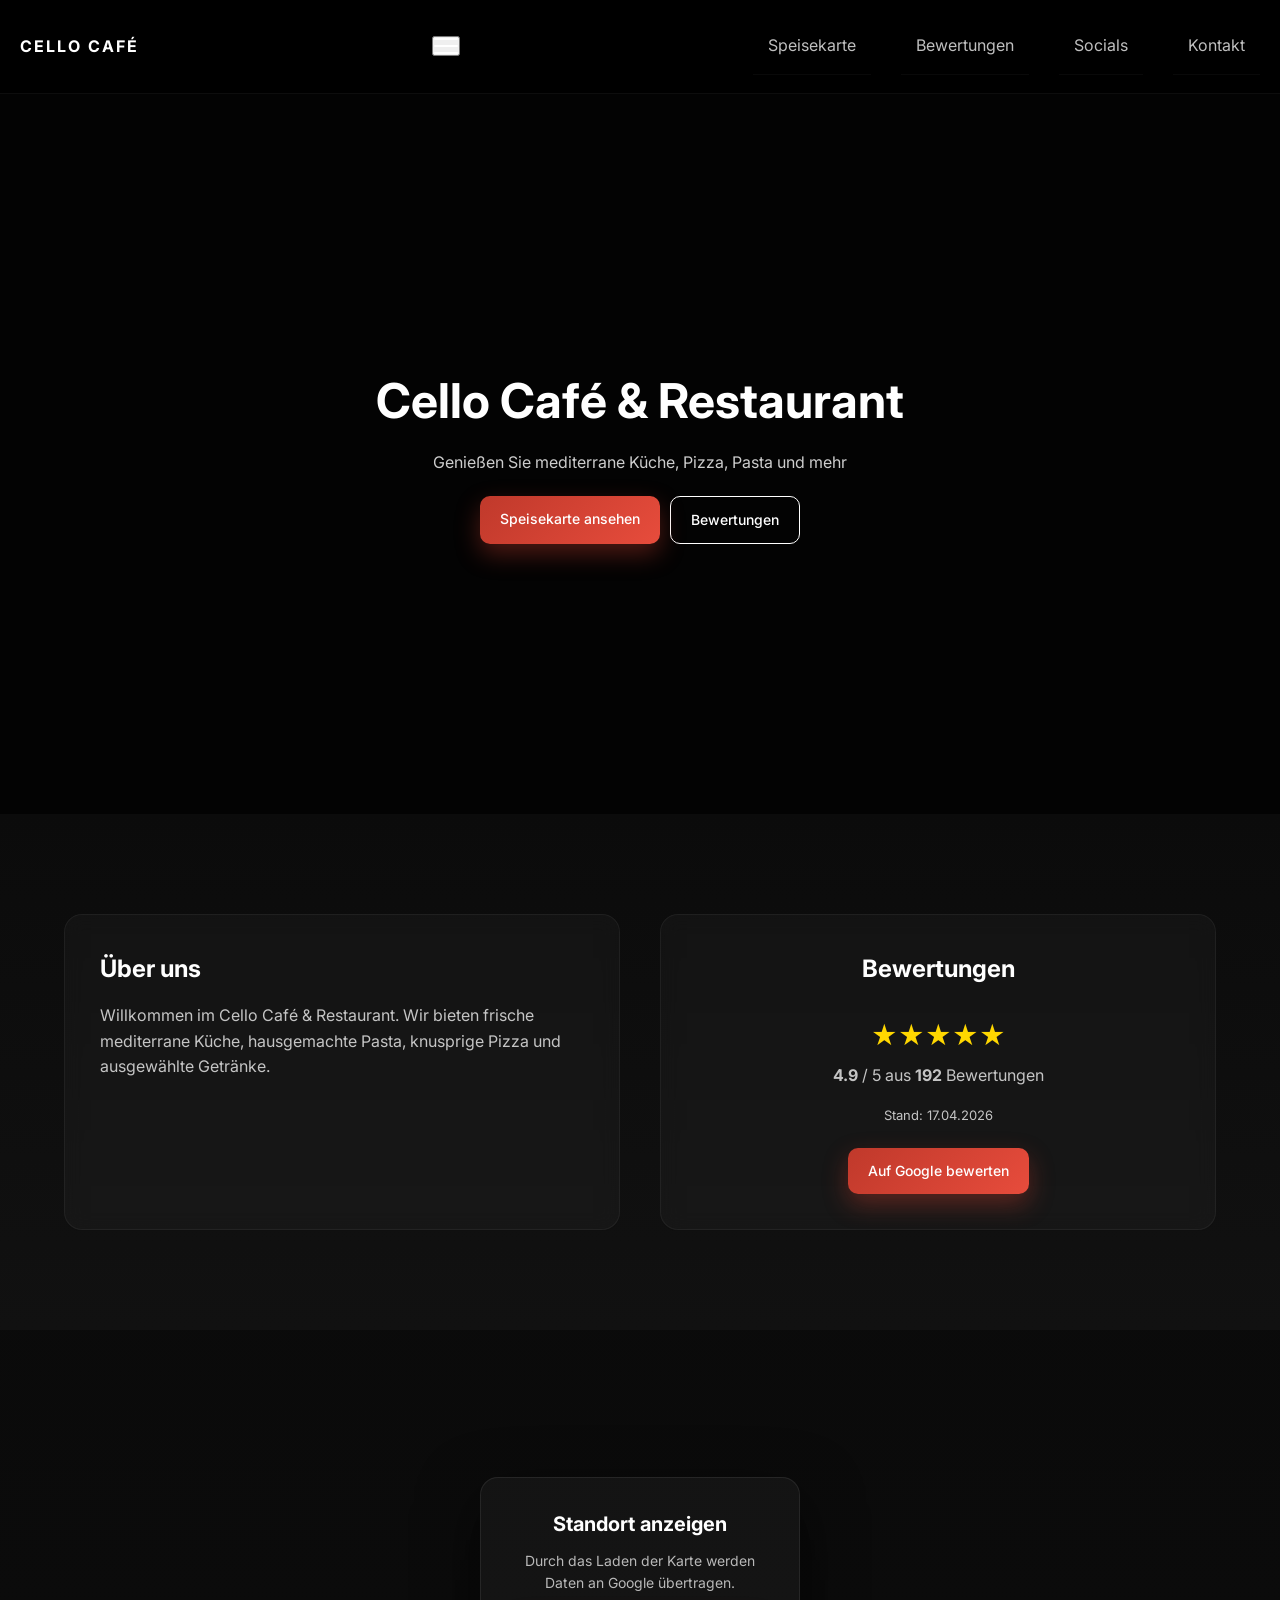
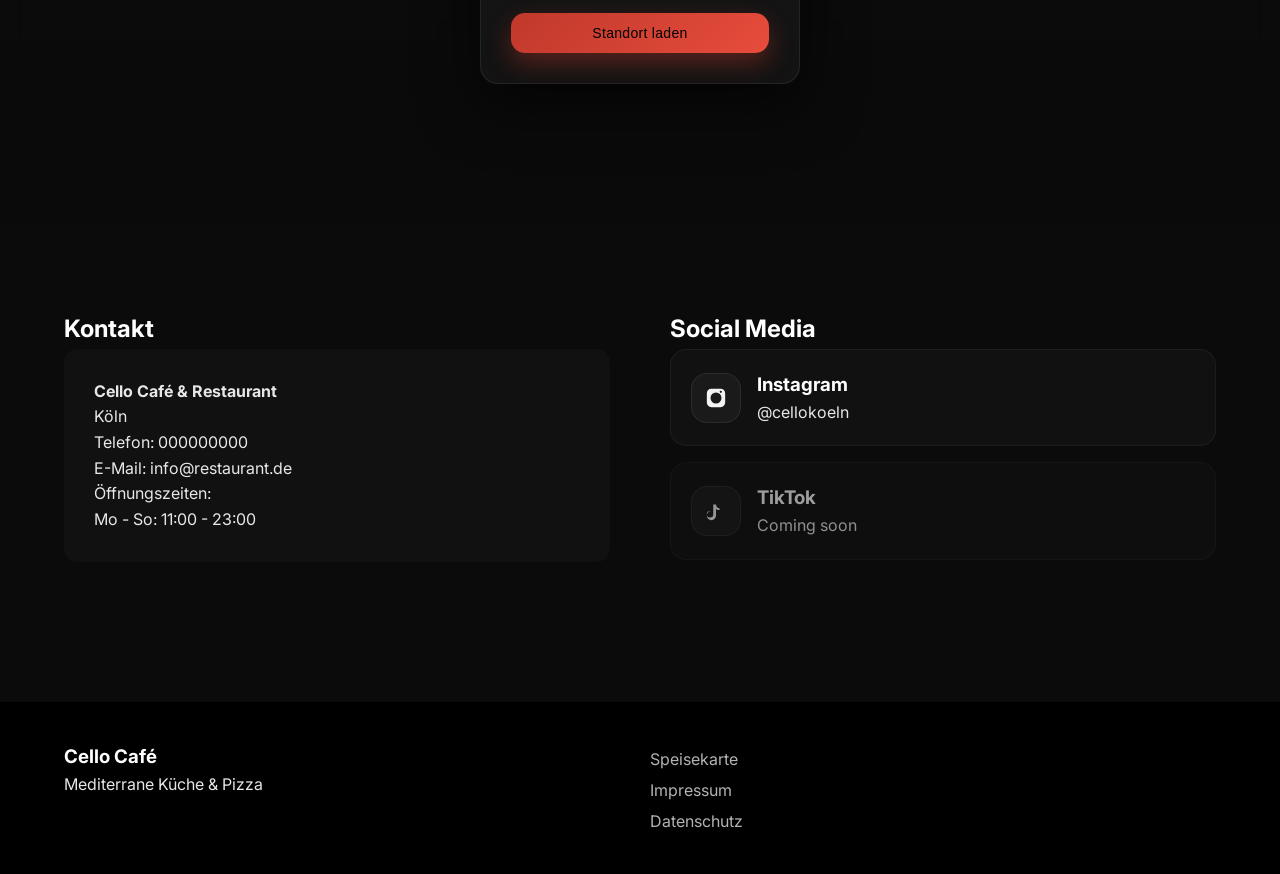
<file: index.html>
<!DOCTYPE html>
<html lang="de">
<head>
<meta charset="UTF-8">
<meta name="viewport" content="width=device-width, initial-scale=1.0">
<title>Cello Café & Restaurant</title>

<link rel="stylesheet" href="style.css">
<link href="https://fonts.googleapis.com/css2?family=Inter:wght@300;400;500;600;700&display=swap" rel="stylesheet">
</head>

<body>

<a href="#main" class="skip-link">Zum Hauptinhalt springen</a>

<header class="header">
<div class="nav">

<a href="index.html" class="logo">CELLO CAFÉ</a>

<button id="burger" class="burger" aria-label="Menü öffnen" aria-expanded="false">
<span></span>
<span></span>
<span></span>
</button>

<nav id="navLinks" class="nav-links">
<a href="menu.html">Speisekarte</a>
<a href="#bewertungen">Bewertungen</a>
<a href="#socials">Socials</a>
<a href="#kontakt">Kontakt</a>
</nav>

</div>
</header>

<main id="main">

<!-- HERO -->

<section class="hero">
<div class="hero-overlay"></div>

<div class="hero-content">
<h1>Cello Café & Restaurant</h1>

<p>Genießen Sie mediterrane Küche, Pizza, Pasta und mehr</p>

<div class="hero-buttons">
<a href="menu.html" class="btn primary">Speisekarte ansehen</a>
<a href="#bewertungen" class="btn secondary">Bewertungen</a>
</div>
</div>
</section>

<!-- INFO -->

<section class="info-section" id="bewertungen">
<div class="container info-grid">

<div class="info-card">
<h2>Über uns</h2>
<p>
Willkommen im Cello Café & Restaurant. Wir bieten frische mediterrane Küche,
hausgemachte Pasta, knusprige Pizza und ausgewählte Getränke.
</p>
</div>

<div class="info-card rating-card">
<h2>Bewertungen</h2>

<a href="https://maps.app.goo.gl/hMcQRfTf3D9N8sHa9" target="_blank" class="rating-link">
<div class="rating-stars">★★★★★</div>
<p class="rating-text"><strong>4.9</strong> / 5 aus <strong>192</strong> Bewertungen</p>
</a>

<p class="rating-date">Stand: 17.04.2026</p>

<a href="https://maps.app.goo.gl/hMcQRfTf3D9N8sHa9" target="_blank" class="btn primary">
Auf Google bewerten
</a>

</div>

</div>
</section>

<!-- MAP -->

<section class="map-full">

<div id="mapOverlay" class="map-overlay">
<div class="map-content">
<h3>Standort anzeigen</h3>
<p>Durch das Laden der Karte werden Daten an Google übertragen.</p>

<button id="loadMapBtn" class="btn primary">
Standort laden
</button>
</div>
</div>

<div id="mapContainer"></div>

</section>

<!-- KONTAKT -->

<section class="kontakt" id="kontakt">
<div class="container kontakt-grid">

<div>
<h2>Kontakt</h2>

<div class="kontakt-info">
<p><strong>Cello Café & Restaurant</strong></p>
<p>Köln</p>
<p>Telefon: 000000000</p>
<p>E-Mail: info@restaurant.de</p>

<p>Öffnungszeiten:</p>
<p>Mo - So: 11:00 - 23:00</p>
</div>
</div>

<div id="socials">
<h2>Social Media</h2>

<div class="social-box">

<!-- INSTAGRAM -->

<a href="https://www.instagram.com/cellokoeln" target="_blank" class="social-card instagram">
<div class="social-icon">
<svg viewBox="0 0 24 24" fill="currentColor">
<path d="M7 2C4.2 2 2 4.2 2 7v10c0 2.8 2.2 5 5 5h10c2.8 
0 5-2.2 5-5V7c0-2.8-2.2-5-5-5H7zm5 
4a6 6 0 110 12 6 6 0 010-12zm6.5-.75a1.25 
1.25 0 11-2.5 0 1.25 1.25 0 012.5 0z"/>
</svg>
</div>

<div>
<h3>Instagram</h3>
<p>@cellokoeln</p>
</div>
</a>

<!-- TIKTOK -->

<div class="social-card tiktok disabled">

<div class="social-icon">
<svg viewBox="0 0 24 24" fill="currentColor">
<path d="M9 3v12.5A3.5 3.5 0 115.5 12H7a5 5 0 
105 5V9.7a6.8 6.8 0 004 1.3V9.3a4.7 
4.7 0 01-4-4.3H9z"/>
</svg>
</div>

<div>
<h3>TikTok</h3>
<p>Coming soon</p>
</div>

</div>

</div>

</div>

</div>
</section>

</main>

<footer class="footer">
<div class="container footer-grid">

<div>
<h3>Cello Café</h3>
<p>Mediterrane Küche & Pizza</p>
</div>

<div>
<a href="menu.html">Speisekarte</a>
<a href="impressum.html">Impressum</a>
<a href="datenschutz.html">Datenschutz</a>
</div>

</div>
</footer>

<script src="script.js"></script>

</body>
</html>
</file>
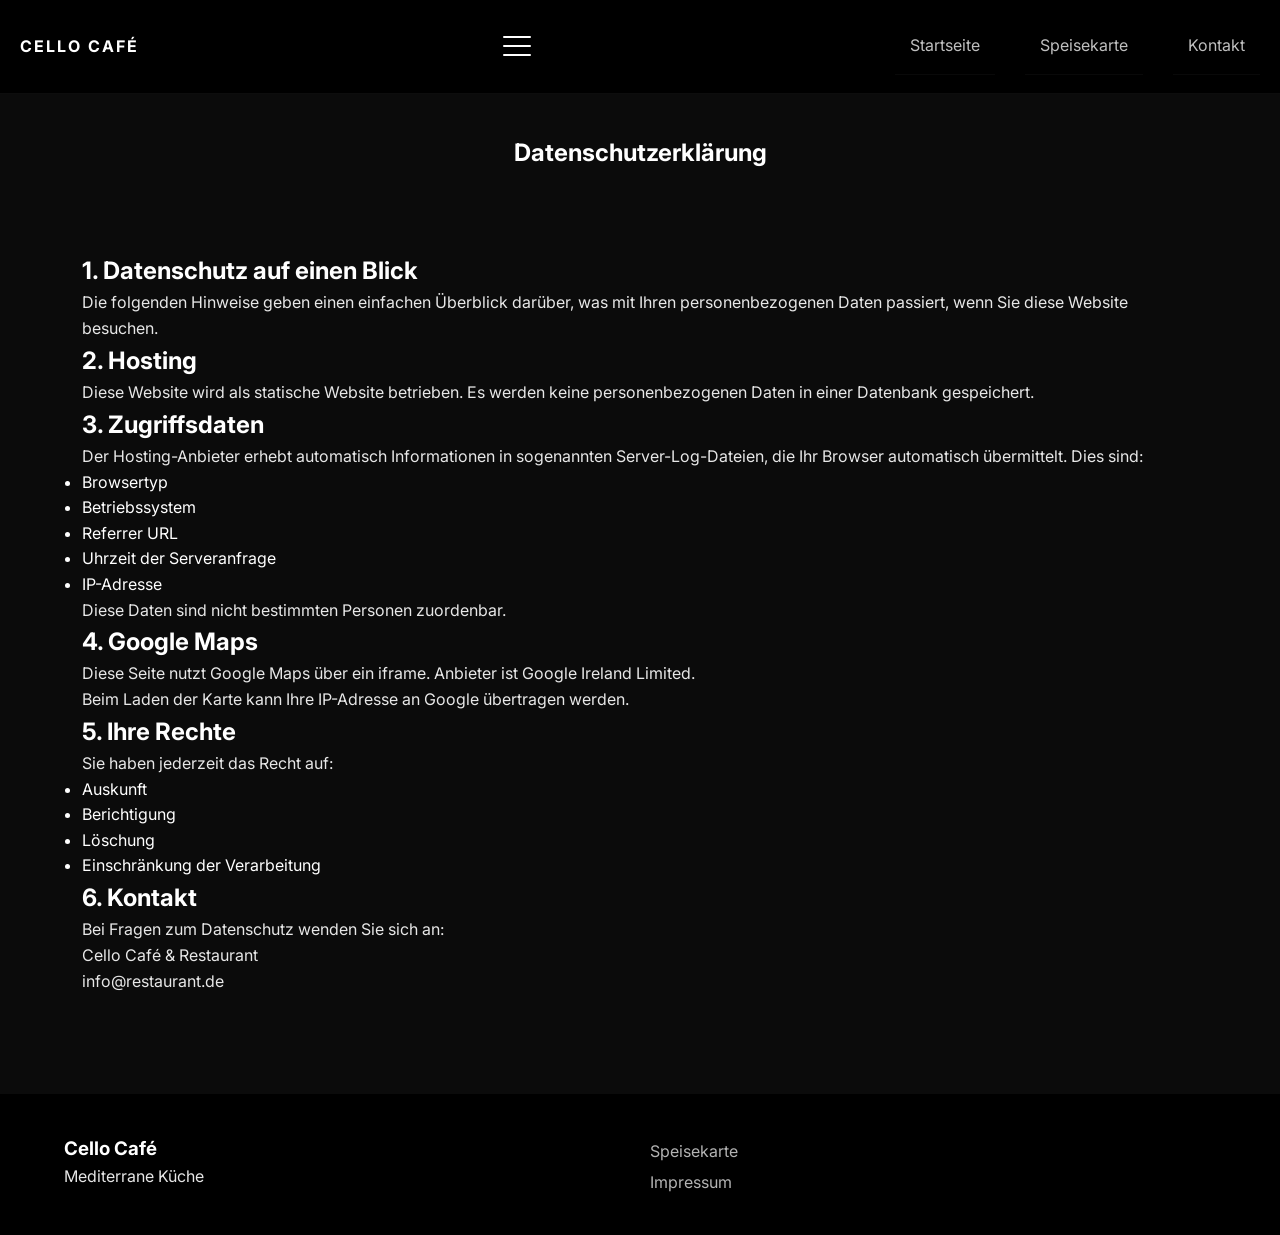
<file: datenschutz.html>
<!DOCTYPE html>
<html lang="de">
<head>
<meta charset="UTF-8">
<meta name="viewport" content="width=device-width, initial-scale=1.0">
<title>Datenschutz – Cello Café</title>

<link rel="stylesheet" href="style.css">

<link href="https://fonts.googleapis.com/css2?family=Inter:wght@300;400;500;600;700&display=swap" rel="stylesheet">
</head>

<body>

<header class="header">
<div class="nav">

<a href="index.html" class="logo">CELLO CAFÉ</a>

<div class="burger" id="burger">
<span></span>
<span></span>
<span></span>
</div>

<nav class="nav-links" id="navLinks">
<a href="index.html">Startseite</a>
<a href="menu.html">Speisekarte</a>
<a href="index.html#kontakt">Kontakt</a>
</nav>

</div>
</header>

<section class="menu-header">
<h1>Datenschutzerklärung</h1>
</section>

<section class="menu-section">
<div class="container">

<h2>1. Datenschutz auf einen Blick</h2>

<p>
Die folgenden Hinweise geben einen einfachen Überblick darüber,
was mit Ihren personenbezogenen Daten passiert, wenn Sie diese Website besuchen.
</p>

<h2>2. Hosting</h2>

<p>
Diese Website wird als statische Website betrieben.
Es werden keine personenbezogenen Daten in einer Datenbank gespeichert.
</p>

<h2>3. Zugriffsdaten</h2>

<p>
Der Hosting-Anbieter erhebt automatisch Informationen in sogenannten Server-Log-Dateien,
die Ihr Browser automatisch übermittelt.
Dies sind:
</p>

<ul>
<li>Browsertyp</li>
<li>Betriebssystem</li>
<li>Referrer URL</li>
<li>Uhrzeit der Serveranfrage</li>
<li>IP-Adresse</li>
</ul>

<p>
Diese Daten sind nicht bestimmten Personen zuordenbar.
</p>

<h2>4. Google Maps</h2>

<p>
Diese Seite nutzt Google Maps über ein iframe.
Anbieter ist Google Ireland Limited.
</p>

<p>
Beim Laden der Karte kann Ihre IP-Adresse an Google übertragen werden.
</p>

<h2>5. Ihre Rechte</h2>

<p>
Sie haben jederzeit das Recht auf:
</p>

<ul>
<li>Auskunft</li>
<li>Berichtigung</li>
<li>Löschung</li>
<li>Einschränkung der Verarbeitung</li>
</ul>

<h2>6. Kontakt</h2>

<p>
Bei Fragen zum Datenschutz wenden Sie sich an:
</p>

<p>
Cello Café & Restaurant<br>
info@restaurant.de
</p>

</div>
</section>

<footer class="footer">

<div class="container footer-grid">

<div>
<h3>Cello Café</h3>
<p>Mediterrane Küche</p>
</div>

<div>
<a href="menu.html">Speisekarte</a>
<a href="impressum.html">Impressum</a>
</div>

</div>

</footer>

<script src="script.js"></script>

</body>
</html>
</file>
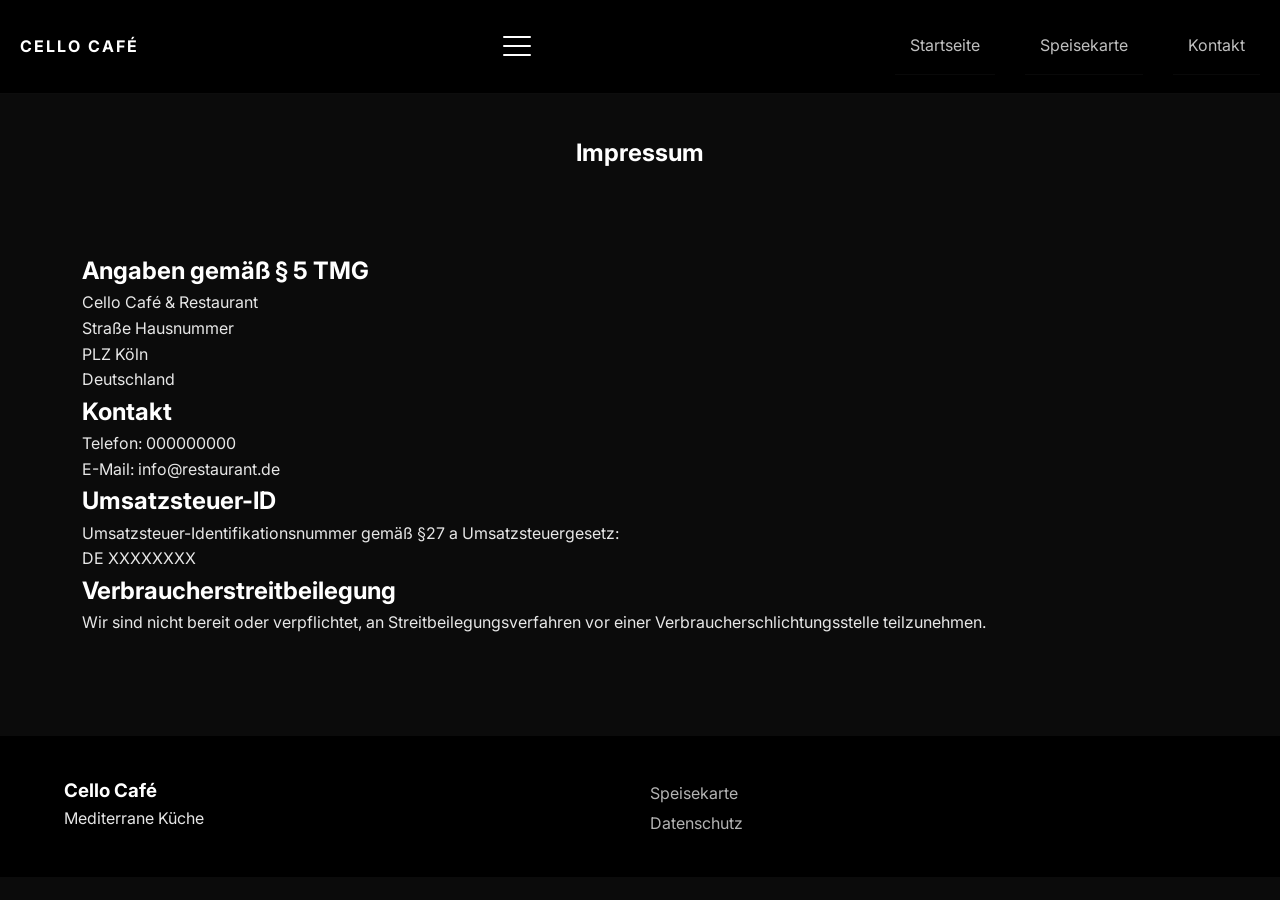
<file: impressum.html>
<!DOCTYPE html>
<html lang="de">
<head>
<meta charset="UTF-8">
<meta name="viewport" content="width=device-width, initial-scale=1.0">
<title>Impressum – Cello Café</title>

<link rel="stylesheet" href="style.css">

<link href="https://fonts.googleapis.com/css2?family=Inter:wght@300;400;500;600;700&display=swap" rel="stylesheet">
</head>

<body>

<header class="header">
<div class="nav">

<a href="index.html" class="logo">CELLO CAFÉ</a>

<div class="burger" id="burger">
<span></span>
<span></span>
<span></span>
</div>

<nav class="nav-links" id="navLinks">
<a href="index.html">Startseite</a>
<a href="menu.html">Speisekarte</a>
<a href="index.html#kontakt">Kontakt</a>
</nav>

</div>
</header>

<section class="menu-header">
<h1>Impressum</h1>
</section>

<section class="menu-section">
<div class="container">

<h2>Angaben gemäß § 5 TMG</h2>

<p>
Cello Café & Restaurant<br>
Straße Hausnummer<br>
PLZ Köln<br>
Deutschland
</p>

<h2>Kontakt</h2>

<p>
Telefon: 000000000<br>
E-Mail: info@restaurant.de
</p>

<h2>Umsatzsteuer-ID</h2>

<p>
Umsatzsteuer-Identifikationsnummer gemäß §27 a Umsatzsteuergesetz:<br>
DE XXXXXXXX
</p>

<h2>Verbraucher­streit­beilegung</h2>

<p>
Wir sind nicht bereit oder verpflichtet,
an Streitbeilegungsverfahren vor einer
Verbraucherschlichtungsstelle teilzunehmen.
</p>

</div>
</section>

<footer class="footer">

<div class="container footer-grid">

<div>
<h3>Cello Café</h3>
<p>Mediterrane Küche</p>
</div>

<div>
<a href="menu.html">Speisekarte</a>
<a href="datenschutz.html">Datenschutz</a>
</div>

</div>

</footer>

<script src="script.js"></script>

</body>
</html>
</file>
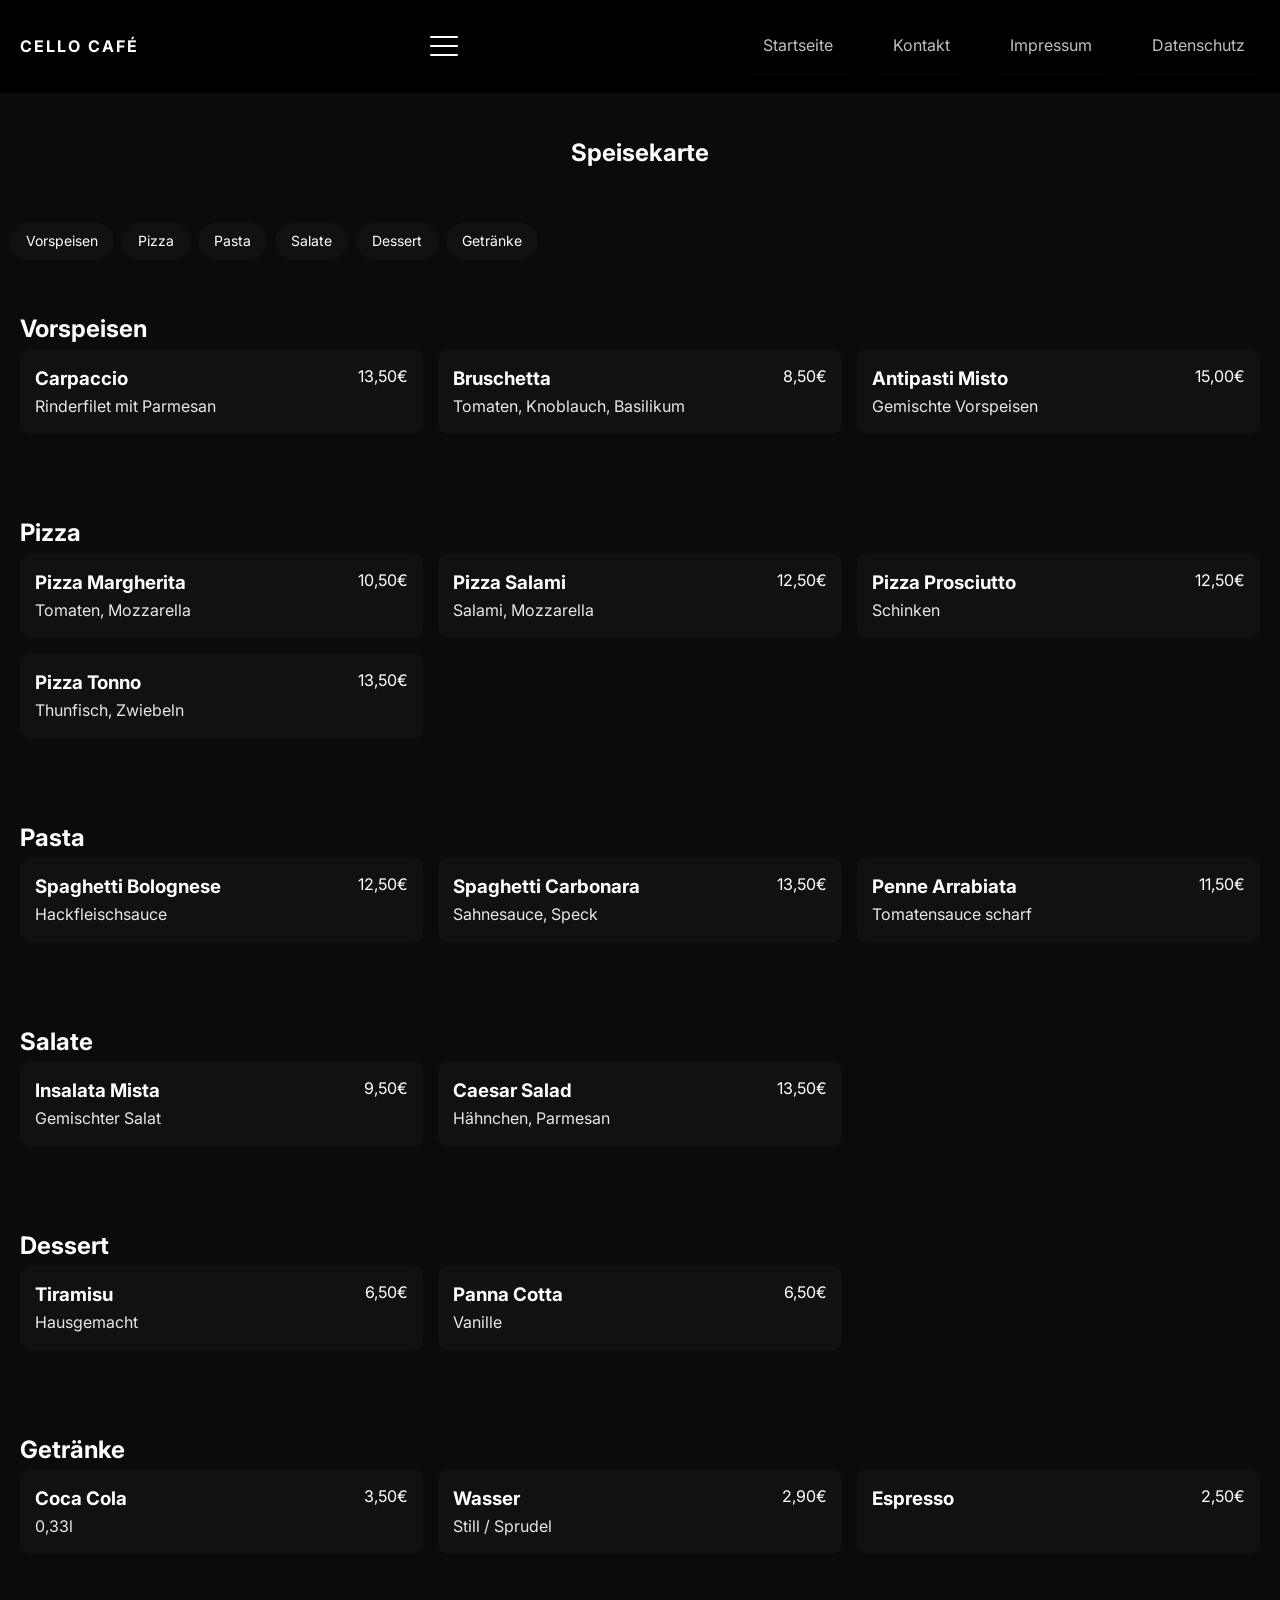
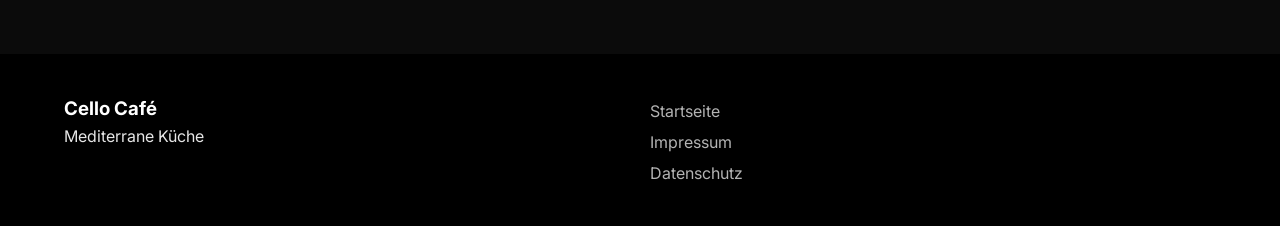
<file: menu.html>
<!DOCTYPE html>
<html lang="de">
<head>
<meta charset="UTF-8">
<meta name="viewport" content="width=device-width, initial-scale=1.0">
<title>Speisekarte – Cello Café</title>

<link rel="stylesheet" href="style.css">

<link rel="preconnect" href="https://fonts.googleapis.com">
<link rel="preconnect" href="https://fonts.gstatic.com" crossorigin>

<link href="https://fonts.googleapis.com/css2?family=Inter:wght@300;400;500;600;700&display=swap" rel="stylesheet">
</head>

<body>

<header class="header">

<div class="nav">

<a href="index.html" class="logo">CELLO CAFÉ</a>


<div class="burger" id="burger">
<span></span>
<span></span>
<span></span>
</div>

<nav class="nav-links" id="navLinks">
<a href="index.html">Startseite</a>
<a href="index.html#kontakt">Kontakt</a>
<a href="impressum.html">Impressum</a>
<a href="datenschutz.html">Datenschutz</a>
</nav>

</div>

</header>


<section class="menu-header">
<h1>Speisekarte</h1>
</section>


<div class="menu-tabs">
<a href="#vorspeisen">Vorspeisen</a>
<a href="#pizza">Pizza</a>
<a href="#pasta">Pasta</a>
<a href="#salate">Salate</a>
<a href="#dessert">Dessert</a>
<a href="#getraenke">Getränke</a>
</div>



<section class="menu-section" id="vorspeisen">
<h2>Vorspeisen</h2>

<div class="menu-grid">

<div class="menu-item">
<div>
<h3>Carpaccio</h3>
<p>Rinderfilet mit Parmesan</p>
</div>
<span>13,50€</span>
</div>

<div class="menu-item">
<div>
<h3>Bruschetta</h3>
<p>Tomaten, Knoblauch, Basilikum</p>
</div>
<span>8,50€</span>
</div>

<div class="menu-item">
<div>
<h3>Antipasti Misto</h3>
<p>Gemischte Vorspeisen</p>
</div>
<span>15,00€</span>
</div>

</div>
</section>



<section class="menu-section" id="pizza">
<h2>Pizza</h2>

<div class="menu-grid">

<div class="menu-item">
<div>
<h3>Pizza Margherita</h3>
<p>Tomaten, Mozzarella</p>
</div>
<span>10,50€</span>
</div>

<div class="menu-item">
<div>
<h3>Pizza Salami</h3>
<p>Salami, Mozzarella</p>
</div>
<span>12,50€</span>
</div>

<div class="menu-item">
<div>
<h3>Pizza Prosciutto</h3>
<p>Schinken</p>
</div>
<span>12,50€</span>
</div>

<div class="menu-item">
<div>
<h3>Pizza Tonno</h3>
<p>Thunfisch, Zwiebeln</p>
</div>
<span>13,50€</span>
</div>

</div>
</section>



<section class="menu-section" id="pasta">
<h2>Pasta</h2>

<div class="menu-grid">

<div class="menu-item">
<div>
<h3>Spaghetti Bolognese</h3>
<p>Hackfleischsauce</p>
</div>
<span>12,50€</span>
</div>

<div class="menu-item">
<div>
<h3>Spaghetti Carbonara</h3>
<p>Sahnesauce, Speck</p>
</div>
<span>13,50€</span>
</div>

<div class="menu-item">
<div>
<h3>Penne Arrabiata</h3>
<p>Tomatensauce scharf</p>
</div>
<span>11,50€</span>
</div>

</div>
</section>



<section class="menu-section" id="salate">
<h2>Salate</h2>

<div class="menu-grid">

<div class="menu-item">
<div>
<h3>Insalata Mista</h3>
<p>Gemischter Salat</p>
</div>
<span>9,50€</span>
</div>

<div class="menu-item">
<div>
<h3>Caesar Salad</h3>
<p>Hähnchen, Parmesan</p>
</div>
<span>13,50€</span>
</div>

</div>
</section>



<section class="menu-section" id="dessert">
<h2>Dessert</h2>

<div class="menu-grid">

<div class="menu-item">
<div>
<h3>Tiramisu</h3>
<p>Hausgemacht</p>
</div>
<span>6,50€</span>
</div>

<div class="menu-item">
<div>
<h3>Panna Cotta</h3>
<p>Vanille</p>
</div>
<span>6,50€</span>
</div>

</div>
</section>



<section class="menu-section" id="getraenke">
<h2>Getränke</h2>

<div class="menu-grid">

<div class="menu-item">
<div>
<h3>Coca Cola</h3>
<p>0,33l</p>
</div>
<span>3,50€</span>
</div>

<div class="menu-item">
<div>
<h3>Wasser</h3>
<p>Still / Sprudel</p>
</div>
<span>2,90€</span>
</div>

<div class="menu-item">
<div>
<h3>Espresso</h3>
<p></p>
</div>
<span>2,50€</span>
</div>

</div>
</section>



<footer class="footer">

<div class="container footer-grid">

<div>
<h3>Cello Café</h3>
<p>Mediterrane Küche</p>
</div>

<div>
<a href="index.html">Startseite</a>
<a href="impressum.html">Impressum</a>
<a href="datenschutz.html">Datenschutz</a>
</div>

</div>

</footer>

<script src="script.js"></script>

</body>
</html>
</file>
<file: style.css>
*{
margin:0;
padding:0;
box-sizing:border-box;
}

html{
scroll-behavior:smooth;
}

body{
font-family:'Inter',sans-serif;
background:#0b0b0b;
color:white;
line-height:1.6;
}

a{
text-decoration:none;
color:inherit;
}

.container{
width:90%;
max-width:1200px;
margin:auto;
}

/* ================= HEADER ================= */

.header{
position:sticky;
top:0;
z-index:1000;
background:rgba(0,0,0,0.95);
backdrop-filter:blur(10px);
border-bottom:1px solid rgba(255,255,255,0.05);
}

.nav{
display:flex;
justify-content:space-between;
align-items:center;
padding:18px 20px;
}

.logo{
font-weight:700;
letter-spacing:2px;
cursor:pointer;
transition:.25s;
}

.logo:hover{
opacity:.8;
}

/* ================= BURGER ================= */

/* BURGER FIX */

.burger{
width:28px;
height:20px;
display:flex;
flex-direction:column;
justify-content:space-between;
cursor:pointer;
}

.burger span{
display:block;
width:100%;
height:2px;
background:white;
border-radius:2px;
transition:.3s ease;
}

/* ================= NAV ================= */

.nav-links{
position:fixed;
top:60px;
left:0;
right:0;
background:#111;
display:flex;
flex-direction:column;
text-align:center;
max-height:0;
overflow:hidden;
transition:.3s;
}

.nav-links a{
padding:15px;
border-bottom:1px solid rgba(255,255,255,0.05);
}

.nav-links.active{
max-height:400px;
}

/* ================= HERO ================= */

.hero{
height:80vh;
display:flex;
align-items:center;
justify-content:center;
text-align:center;
position:relative;
background:url('https://images.unsplash.com/photo-1513104890138-7c749659a591') center/cover;
}

.hero-overlay{
position:absolute;
inset:0;
background:rgba(0,0,0,0.7);
}

.hero-content{
position:relative;
z-index:2;
}

.hero h1{
font-size:32px;
margin-bottom:10px;
}

.hero p{
opacity:.8;
margin-bottom:20px;
}

.hero-buttons{
display:flex;
gap:10px;
justify-content:center;
flex-wrap:wrap;
}

/* ================= BUTTON ================= */

.btn{
padding:12px 20px;
border-radius:10px;
font-size:14px;
transition:.3s;
font-weight:500;
}

/* PREMIUM BUTTON */

.btn.primary{
background:linear-gradient(135deg,#c0392b,#e74c3c);
box-shadow:0 10px 25px rgba(192,57,43,.4);
border:none;
position:relative;
overflow:hidden;
}

.btn.primary:hover{
transform:translateY(-2px);
box-shadow:0 15px 35px rgba(192,57,43,.6);
}

/* MAP BUTTON EXTRA */

.map-content .btn{
width:100%;
border-radius:14px;
letter-spacing:.3px;
}

.btn.secondary{
border:1px solid white;
}

/* ================= INFO SECTION ================= */

.info-section{
padding:100px 0;
background:linear-gradient(180deg,#0b0b0b,#111);
}

.info-grid{
display:grid;
gap:30px;
}

.info-card{
background:rgba(255,255,255,0.03);
border:1px solid rgba(255,255,255,0.05);
padding:35px;
border-radius:18px;
backdrop-filter:blur(10px);
transition:.4s;
}

.info-card:hover{
transform:translateY(-8px);
box-shadow:0 20px 50px rgba(0,0,0,.6);
}

.info-card h2{
margin-bottom:15px;
}

.info-card p{
opacity:.75;
}

/* ================= RATING ================= */

.rating-card{
display:flex;
flex-direction:column;
align-items:center;
gap:12px;
text-align:center;
}

.rating-stars{
font-size:26px;
color:gold;
}

.rating-link{
display:flex;
flex-direction:column;
align-items:center;
gap:6px;
transition:.25s;
}

.rating-link:hover{
transform:translateY(-2px);
opacity:.9;
}

.rating-date{
font-size:13px;
opacity:.5;
margin:5px 0 10px;
}

/* ================= MAP PREMIUM ================= */

.map-full{
position:relative;
width:100%;
height:500px;
overflow:hidden;
background:#0b0b0b;
}

#mapContainer{
width:100%;
height:100%;
}

.map-overlay{
position:absolute;
inset:0;
display:flex;
align-items:center;
justify-content:center;
z-index:10;

background:linear-gradient(
180deg,
rgba(11,11,11,0.85),
rgba(11,11,11,0.95)
);

backdrop-filter:blur(14px);
}

.map-content{
text-align:center;
max-width:320px;
padding:30px;
border-radius:18px;

background:rgba(255,255,255,0.04);
border:1px solid rgba(255,255,255,0.08);

box-shadow:0 20px 60px rgba(0,0,0,.6);
transition:.35s;
}

.map-content:hover{
transform:translateY(-5px);
box-shadow:0 30px 80px rgba(0,0,0,.8);
}

.map-content h3{
margin-bottom:10px;
font-size:20px;
}

.map-content p{
font-size:14px;
opacity:.7;
margin-bottom:18px;
}

/* ================= KONTAKT ================= */

.kontakt{
padding:80px 0;
}

.kontakt-grid{
display:grid;
gap:40px;
}

.kontakt-info{
background:#111;
padding:30px;
border-radius:14px;
}

/* ================= SOCIAL ================= */

.social-box{
display:flex;
flex-direction:column;
gap:16px;
}

.social-card{
display:flex;
align-items:center;
gap:16px;
background:#111;
padding:20px;
border-radius:16px;
border:1px solid rgba(255,255,255,0.05);
transition:.3s;
}

.social-card:hover{
transform:translateY(-6px);
background:#151515;
box-shadow:0 15px 40px rgba(0,0,0,.5);
}

/* PREMIUM ICONS */

.social-icon{
width:50px;
height:50px;
display:flex;
align-items:center;
justify-content:center;
border-radius:16px;

background:rgba(255,255,255,0.04);
border:1px solid rgba(255,255,255,0.08);

transition:.35s;
}

.social-icon svg{
width:22px;
height:22px;
opacity:.95;
}

/* HOVER EFFECT */

.social-card:hover .social-icon{
transform:scale(1.15) rotate(3deg);
}

/* INSTAGRAM LOOK */

.instagram:hover .social-icon{
background:linear-gradient(135deg,#f58529,#dd2a7b,#8134af);
border:none;
}

/* TIKTOK */

.tiktok{
opacity:.6;
}

/* ================= FOOTER ================= */

.footer{
background:#000;
padding:40px 0;
margin-top:60px;
}

.footer-grid{
display:grid;
gap:20px;
}

.footer a{
display:block;
opacity:.7;
margin-top:5px;
}

/* ================= MENU ================= */

.menu-header{
padding:40px 20px;
text-align:center;
}

.menu-tabs{
display:flex;
overflow-x:auto;
gap:8px;
padding:10px;
position:sticky;
top:60px;
background:#0b0b0b;
z-index:900;
}

.menu-tabs a{
padding:8px 16px;
background:#111;
border-radius:20px;
white-space:nowrap;
font-size:14px;
}

.menu-section{
padding:40px 20px;
}

.menu-grid{
display:grid;
gap:15px;
}

.menu-item{
background:#111;
padding:15px;
border-radius:10px;
display:flex;
justify-content:space-between;
}

.menu-item:hover{
background:#161616;
}

/* ================= DESKTOP ================= */

@media (min-width:768px){

.burger{display:flex;}

.nav-links{
position:static;
flex-direction:row;
max-height:none;
background:none;
gap:30px;
}

.nav-links a{
position:relative;
opacity:.75;
}

.nav-links a:hover{
opacity:1;
}

.nav-links a::after{
content:"";
position:absolute;
left:0;
bottom:-6px;
width:0;
height:2px;
background:linear-gradient(90deg,#c0392b,#e74c3c);
transition:.3s;
}

.nav-links a:hover::after{
width:100%;
}

.hero h1{
font-size:48px;
}

.kontakt-grid{
grid-template-columns:1fr 1fr;
gap:60px;
}

.info-grid{
grid-template-columns:1fr 1fr;
gap:40px;
}

.footer-grid{
grid-template-columns:1fr 1fr;
}

.menu-grid{
grid-template-columns:1fr 1fr;
}

}

@media (min-width:1024px){
.menu-grid{
grid-template-columns:1fr 1fr 1fr;
}
}

/* ACCESSIBILITY */

/* Skip Link */

.skip-link{
position:absolute;
top:-40px;
left:10px;
background:#c0392b;
color:white;
padding:10px;
z-index:999;
transition:.3s;
}

.skip-link:focus{
top:10px;
}

/* Fokus sichtbar */

:focus{
outline:2px solid #e74c3c;
outline-offset:3px;
}

/* bessere Lesbarkeit */

p{
opacity:.9;
}

/* SCREENREADER ONLY */

.sr-only{
position:absolute;
width:1px;
height:1px;
padding:0;
margin:-1px;
overflow:hidden;
clip:rect(0,0,0,0);
white-space:nowrap;
border:0;
}

/* SKIP LINK */

.skip-link{
position:absolute;
top:-50px;
left:10px;
background:#c0392b;
color:white;
padding:12px 16px;
z-index:1000;
border-radius:6px;
transition:.3s;
}

.skip-link:focus{
top:10px;
}

/* FOCUS */

:focus{
outline:2px solid #e74c3c;
outline-offset:3px;
}

/* BESSERER KONTRAST */

p{
opacity:.9;
}

/* REDUCED MOTION */

@media (prefers-reduced-motion: reduce){

*{
animation:none !important;
transition:none !important;
scroll-behavior:auto;
}

}

/* BUTTON FOCUS */

.btn:focus{
outline:2px solid #fff;
}

/* LINKS */

a:focus{
outline:2px solid #e74c3c;
}
</file>
